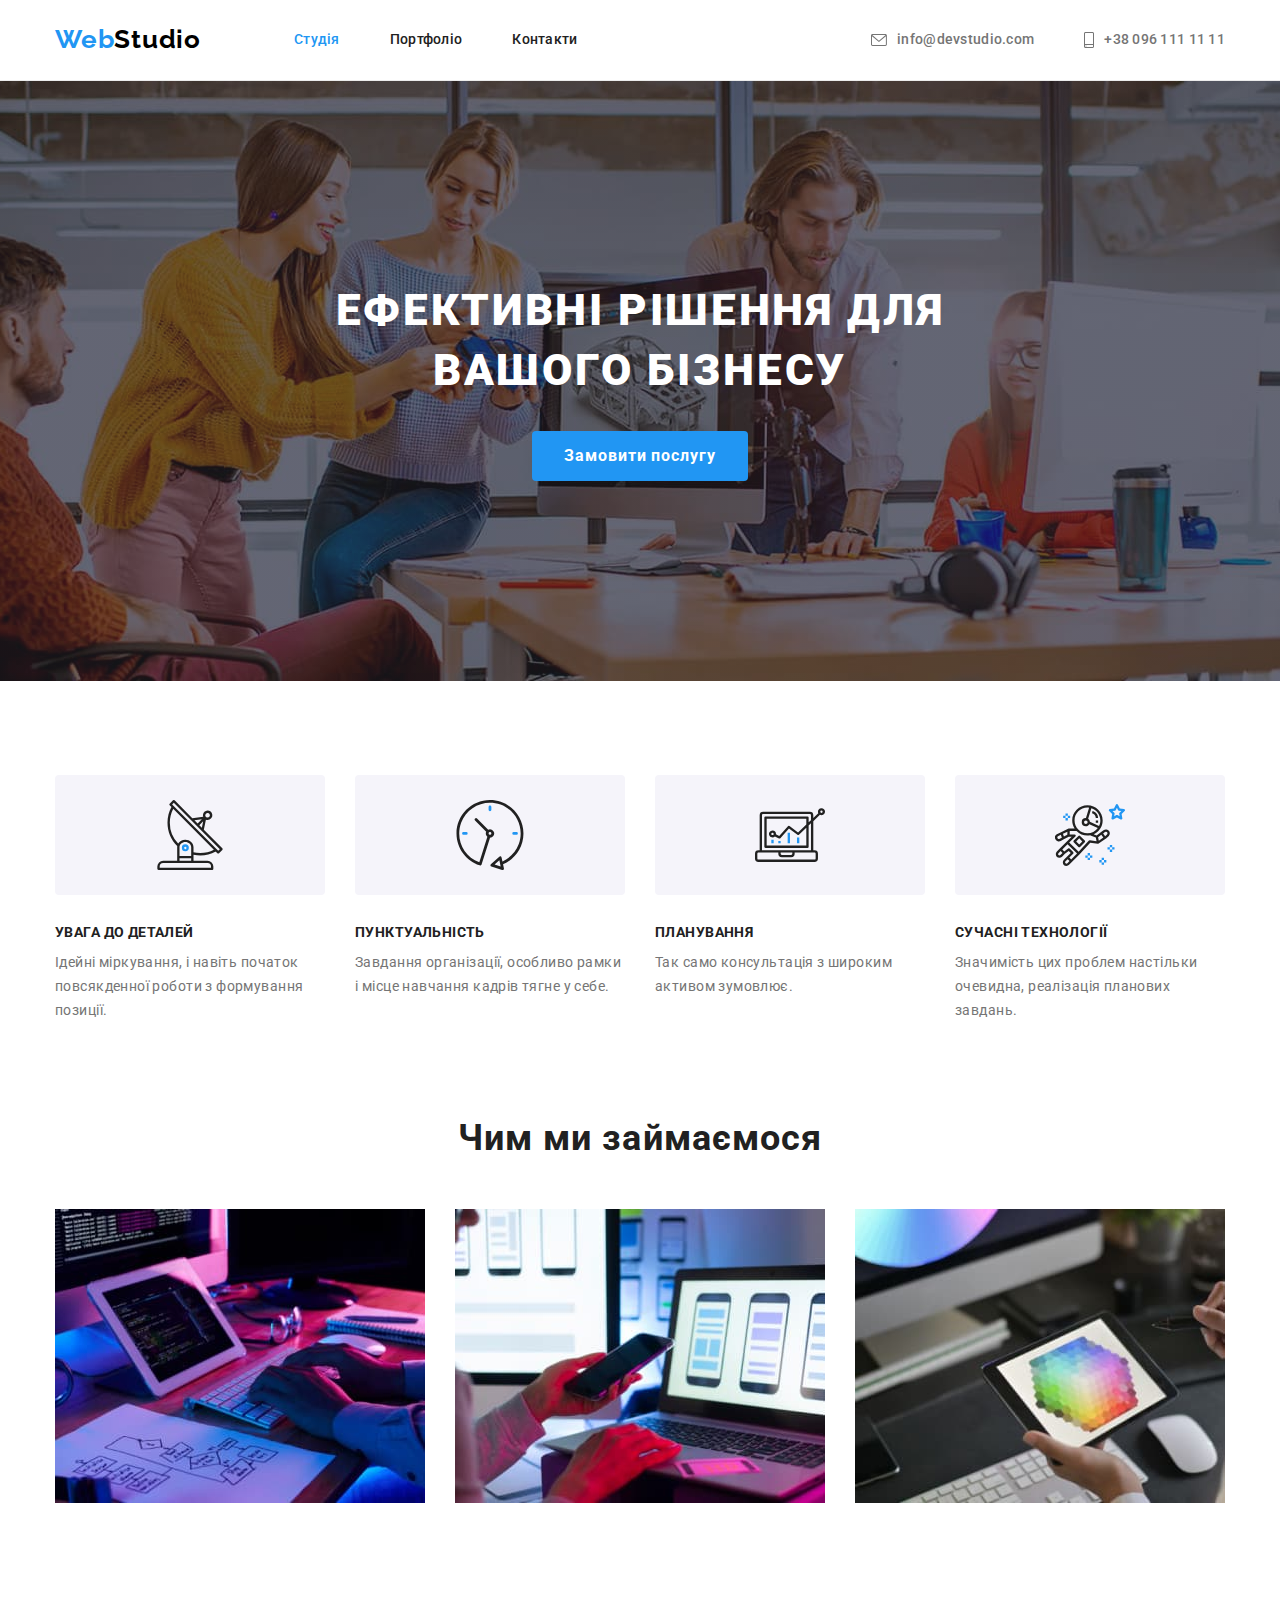
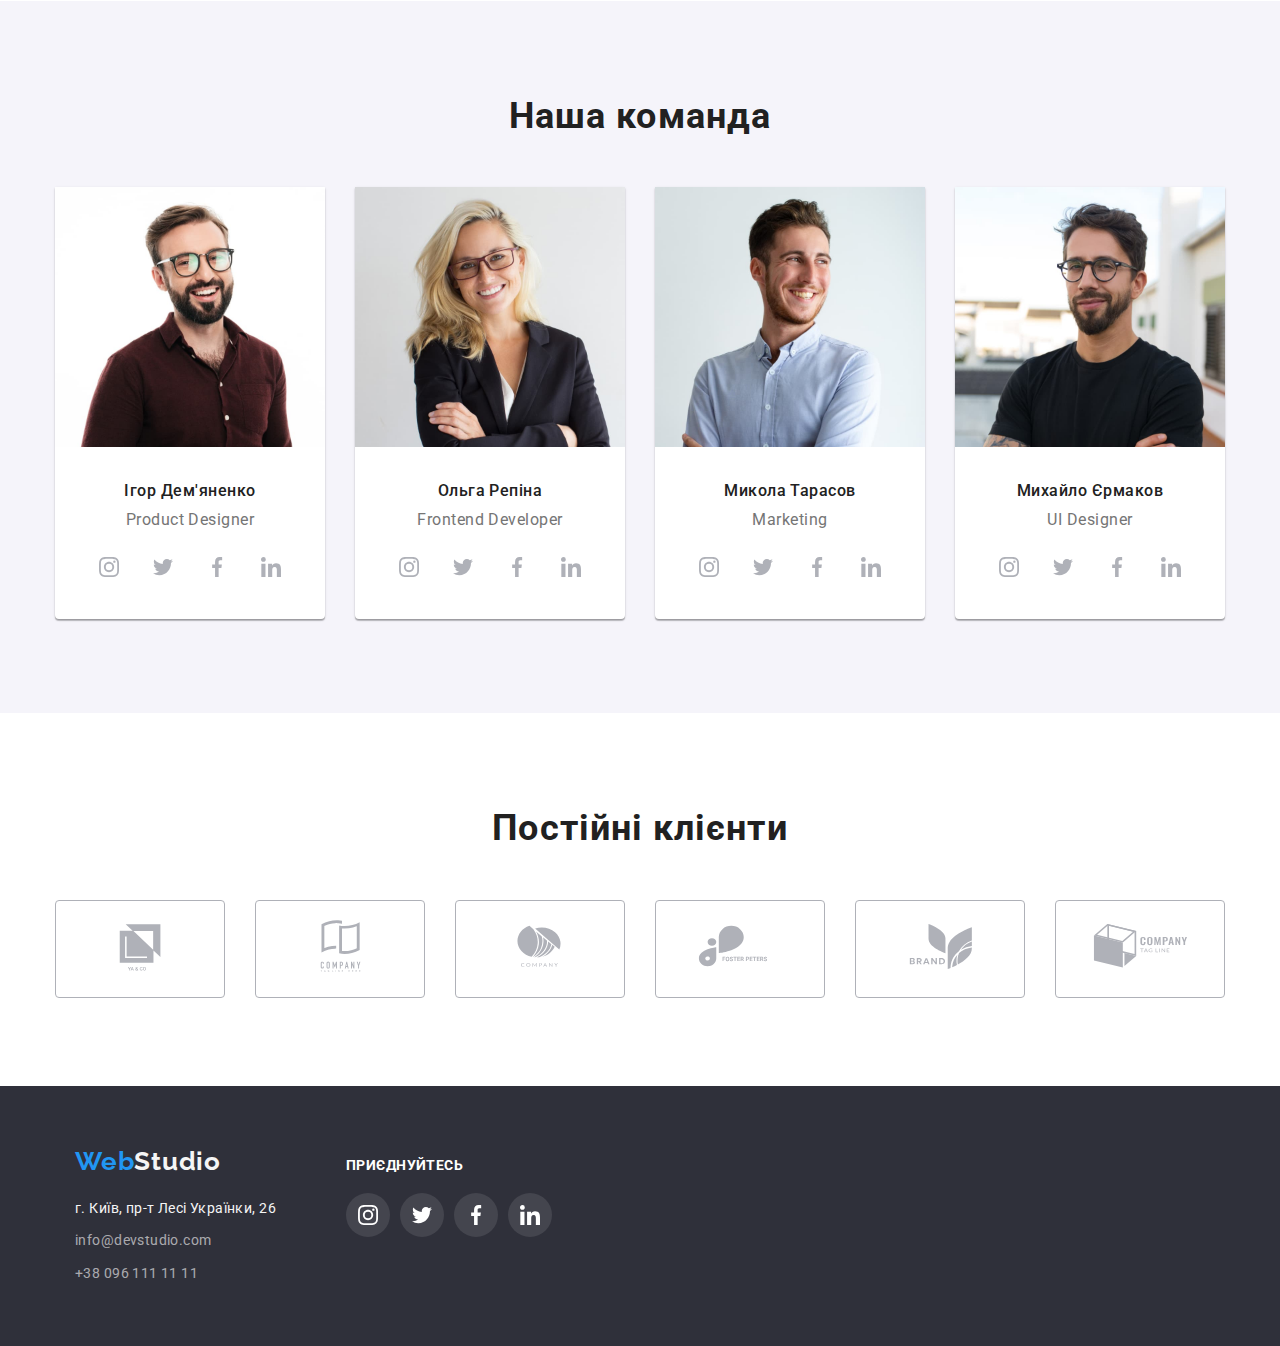
<file: index.html>
<!DOCTYPE html>
<html lang="uk">
<head>
    <meta charset="UTF-8">
    <meta http-equiv="X-UA-Compatible" content="IE=edge">
    <meta name="viewport" content="width=device-width, initial-scale=1.0">
    <title>Document</title>
    <link rel="stylesheet" href="https://cdnjs.cloudflare.com/ajax/libs/modern-normalize/1.1.0/modern-normalize.min.css">
    <link href="https://fonts.googleapis.com/css2?family=Raleway:wght@700&family=Roboto:wght@400;500;700;900&display=swap"
        rel="stylesheet">
    <link rel="stylesheet" href="./css/styles.css">
</head>
<body>
    <header class="header">
        <div class="container main-nav">
            <nav class="header-nav">
                <a href="./index.html" class="logo"> <span>Web</span>Studio</a>
                <ul class="header-list">
                    <li class="header-item"> <a href="./index.html" class="current">Студія</a> </li>
                    <li class="header-item"> <a href="./portfolio.html" rel="noopener noreferrer nofollow">Портфоліо</a> </li>
                    <li class="header-item"> <a href="#">Контакти</a> </li>
                </ul>
            </nav>
                <ul class="contacts">
                    <li class="contact">
                        <a href="mailto:info@devstudio.com">
                            <svg class="icon-header mail">
                            <use href="./images/icons.svg#icon-envelope"></use>
                        </svg>info@devstudio.com</a></li> 
                    <li class="contact">
                        <a href="tel:+380961111111">
                            <svg class="icon-header phone"><use href="./images/icons.svg#icon-smartphone"></use></svg>+38 096 111 11 11</a></li> 
                </ul>
        </div>
    </header>
    <main class="main">
        <section class="hero">
            <h1 class="hero-header">Ефективні рішення для вашого бізнесу</h1>
            <button type="button" class="button-primary">Замовити послугу</button>
        </section>
        <section class="section">
            <div class="container">
            <h2 class="section-title visually-hidden">Особливості</h2>
            <ul class="features-list">
                <li class="features-item antenna"> 
                    <div class="icon-feature-container"><svg class="icon-feature">
                        <use href="./images/icons.svg#icon-antenna"></use></svg></div> 
                <h3 class="features">Увага до деталей</h3>
                <p class="features-description">Ідейні міркування, і навіть початок повсякденної роботи з формування позиції.</p></li>
                <li class="features-item clock"> 
                    <div class="icon-feature-container"><svg class="icon-feature">
                        <use href="./images/icons.svg#icon-clock"></use></svg></div> 
                <h3 class="features">Пунктуальність</h3>
                <p class="features-description">Завдання організації, особливо рамки і місце навчання кадрів тягне у себе.</p></li>
                <li class="features-item diagram"> 
                    <div class="icon-feature-container"><svg class="icon-feature">
                        <use href="./images/icons.svg#icon-diagram"></use></svg></div> 
                <h3 class="features">Планування</h3>
                <p class="features-description">Так само консультація з широким активом зумовлює.</p></li>
                <li class="features-item astronaut"> 
                    <div class="icon-feature-container"><svg class="icon-feature">
                        <use href="./images/icons.svg#icon-astronaut"></use></svg></div> 
                <h3 class="features">Сучасні технології</h3>
                <p class="features-description">Значимість цих проблем настільки очевидна, реалізація планових завдань.</p></li>
            </ul>
            </div>
        </section>
        <section class="section no-padding">
            <div class="container">
            <h2 class="section-title">Чим ми займаємося</h2>
            <ul class="our-work">
                <li> <img src="./images/img1.jpg" alt="Розробник друкує на клавіатурі" width=370 height=294> </li>
                <li> <img src="./images/img2.jpg" alt="Розробник телефонує" width=370 height=294></li>
                <li> <img src="./images/img3.jpg" alt="Розробник обирає колір" width=370 height=294></li>
            </ul>
            </div>
        </section>
        <section class="section team">
            <div class="container">
            <h2 class="section-title">Наша команда</h2>
            <ul class="our-team">


                <li class="card"> <img src="./images/photo1.jpg" alt="Фото Ігора Дем'яненко" width=270 height=260> 
                <div class="card-description"><h3 class="name">Ігор Дем'яненко</h3>
                <p lang=en> Product Designer</p>
                <ul class="social-cards">
                    <li class="social-card">
                        <a href="https://www.instagram.com/" target="_blank" rel="noopener noreferrer nofollow">
                            <svg class="icon-card">
                                <use href="./images/icons.svg#icon-instagram"></use>
                            </svg>
                        </a>
                    </li>
                    <li class="social-card">
                        <a href="https://twitter.com/" target="_blank" rel="noopener noreferrer nofollow">
                            <svg class="icon-card">
                                <use href="./images/icons.svg#icon-twitter"></use>
                            </svg></a>
                    </li>
                    <li class="social-card">
                        <a href="https://www.facebook.com/" target="_blank" rel="noopener noreferrer nofollow">
                            <svg class="icon-card">
                                <use href="./images/icons.svg#icon-facebook"></use>
                            </svg></a>
                    </li>
                    <li class="social-card">
                        <a href="https://www.linkedin.com/" target="_blank" rel="noopener noreferrer nofollow">
                            <svg class="icon-card">
                                <use href="./images/icons.svg#icon-linkedin"></use>
                            </svg></a>
                    </li>
                </ul>
                </div></li>


                <li class="card"><img src="./images/photo2.jpg" alt="Фото Ольги Репіної" width=270 height=260>
                <div class="card-description"><h3 class="name">Ольга Репіна</h3>
                <p lang=en> Frontend Developer</p>
                <ul class="social-cards">
                    <li class="social-card">
                        <a href="https://www.instagram.com/" target="_blank" rel="noopener noreferrer nofollow">
                            <svg class="icon-card">
                                <use href="./images/icons.svg#icon-instagram"></use>
                            </svg>
                        </a>
                    </li>
                    <li class="social-card">
                        <a href="https://twitter.com/" target="_blank" rel="noopener noreferrer nofollow">
                            <svg class="icon-card">
                                <use href="./images/icons.svg#icon-twitter"></use>
                            </svg></a>
                    </li>
                    <li class="social-card">
                        <a href="https://www.facebook.com/" target="_blank" rel="noopener noreferrer nofollow">
                            <svg class="icon-card">
                                <use href="./images/icons.svg#icon-facebook"></use>
                            </svg></a>
                    </li>
                    <li class="social-card">
                        <a href="https://www.linkedin.com/" target="_blank" rel="noopener noreferrer nofollow">
                            <svg class="icon-card">
                                <use href="./images/icons.svg#icon-linkedin"></use>
                            </svg></a>
                    </li>
                </ul>
                </div></li>


                <li class="card"> <img src="./images/photo3.jpg" alt="Фото Миколи Тарасова" width=270 height=260>
                <div class="card-description"><h3 class="name">Микола Тарасов</h3>
                <p lang=en> Marketing</p>
                <ul class="social-cards">
                    <li class="social-card">
                        <a href="https://www.instagram.com/" target="_blank" rel="noopener noreferrer nofollow">
                            <svg class="icon-card">
                                <use href="./images/icons.svg#icon-instagram"></use>
                            </svg>
                        </a>
                    </li>
                    <li class="social-card">
                        <a href="https://twitter.com/" target="_blank" rel="noopener noreferrer nofollow">
                            <svg class="icon-card">
                                <use href="./images/icons.svg#icon-twitter"></use>
                            </svg></a>
                    </li>
                    <li class="social-card">
                        <a href="https://www.facebook.com/" target="_blank" rel="noopener noreferrer nofollow">
                            <svg class="icon-card">
                                <use href="./images/icons.svg#icon-facebook"></use>
                            </svg></a>
                    </li>
                    <li class="social-card">
                        <a href="https://www.linkedin.com/" target="_blank" rel="noopener noreferrer nofollow">
                            <svg class="icon-card">
                                <use href="./images/icons.svg#icon-linkedin"></use>
                            </svg></a>
                    </li>
                </ul>
                </div></li>


                <li class="card"> <img src="./images/photo4.jpg" alt="Фото Михайла Єрмакова" width=270 height=260>
                <div class="card-description"><h3 class="name">Михайло Єрмаков</h3>
                <p lang=en> UI Designer</p>
                <ul class="social-cards">
                    <li class="social-card">
                        <a href="https://www.instagram.com/" target="_blank" rel="noopener noreferrer nofollow">
                            <svg class="icon-card">
                                <use href="./images/icons.svg#icon-instagram"></use>
                            </svg>
                        </a>
                    </li>
                    <li class="social-card">
                        <a href="https://twitter.com/" target="_blank" rel="noopener noreferrer nofollow">
                            <svg class="icon-card">
                                <use href="./images/icons.svg#icon-twitter"></use>
                            </svg></a>
                    </li>
                    <li class="social-card">
                        <a href="https://www.facebook.com/" target="_blank" rel="noopener noreferrer nofollow">
                            <svg class="icon-card">
                                <use href="./images/icons.svg#icon-facebook"></use>
                            </svg></a>
                    </li>
                    <li class="social-card">
                        <a href="https://www.linkedin.com/" target="_blank" rel="noopener noreferrer nofollow">
                            <svg class="icon-card">
                                <use href="./images/icons.svg#icon-linkedin"></use>
                            </svg></a>
                    </li>
                </ul>
                </div></li>

                
            </ul>
            </div>
        </section>
        <section class="section clients">
            <div class="container">
            <h2 class="section-title">Постійні клієнти</h2>
            <ul class="our-clients">
                <li class="client-logo"><a href="#" target="_blank" rel="noopener noreferrer nofollow"><svg class="icon-client">
                    <use href="./images/icons.svg#icon-Logo1"></use>
                </svg></a></li>
                <li class="client-logo"><a href="#" target="_blank" rel="noopener noreferrer nofollow"><svg class="icon-client">
                    <use href="./images/icons.svg#icon-Logo2"></use>
                </svg></a></li>
                <li class="client-logo"><a href="#" target="_blank" rel="noopener noreferrer nofollow"><svg class="icon-client">
                    <use href="./images/icons.svg#icon-Logo3"></use>
                </svg></a></li>
                <li class="client-logo"><a href="#" target="_blank" rel="noopener noreferrer nofollow"><svg class="icon-client">
                    <use href="./images/icons.svg#icon-Logo4"></use>
                </svg></a></li>
                <li class="client-logo"><a href="#" target="_blank" rel="noopener noreferrer nofollow"><svg class="icon-client">
                    <use href="./images/icons.svg#icon-Logo5"></use>
                </svg></a></li>
                <li class="client-logo"><a href="#" target="_blank" rel="noopener noreferrer nofollow"><svg class="icon-client">
                    <use href="./images/icons.svg#icon-Logo6"></use>
                </svg></a></li>
            </ul>
            </div>
        </section>
    </main>

    <footer class="footer">
        <div class="container">
        <div class="footer-contacts"><a href="./index.html" class="footer-logo"> <span>Web</span>Studio</a>
        <address>
            <ul>
                <li class="footer-address"><a href="https://goo.gl/maps/CPtrU1FHBa2aNyZL9" target="_blank" rel="noopener noreferrer nofollow">г. Київ, пр-т Лесі Українки, 26</a></li>
                <li class="footer-e-mail"><a href="mailto:info@devstudio.com">info@devstudio.com</a></li>
                <li class="footer-phone-number"><a href="tel:+380961111111">+38 096 111 11 11</a></li>
            </ul>
        </address>
        </div>
        <div class="footer-social">
            <p>Приєднуйтесь</p>
            <ul class="social">
                <li class="social-item">
                    <a href="https://www.instagram.com/" target="_blank" rel="noopener noreferrer nofollow">
                        <svg class="icon-footer">
                            <use href="./images/icons.svg#icon-instagram"></use>
                        </svg>
                    </a></li>
                <li class="social-item">
                    <a href="https://twitter.com/" target="_blank" rel="noopener noreferrer nofollow">
                        <svg class="icon-footer">
                            <use href="./images/icons.svg#icon-twitter"></use>
                    </svg></a></li>
                <li class="social-item">
                    <a href="https://www.facebook.com/" target="_blank" rel="noopener noreferrer nofollow">
                        <svg class="icon-footer">
                            <use href="./images/icons.svg#icon-facebook"></use>
                    </svg></a></li>
                <li class="social-item">
                    <a href="https://www.linkedin.com/" target="_blank" rel="noopener noreferrer nofollow">
                        <svg class="icon-footer">
                            <use href="./images/icons.svg#icon-linkedin"></use>
                    </svg></a></li>
            </ul>
        </div>
        </div>
        
    </footer>
    
</body>
</html>
</file>
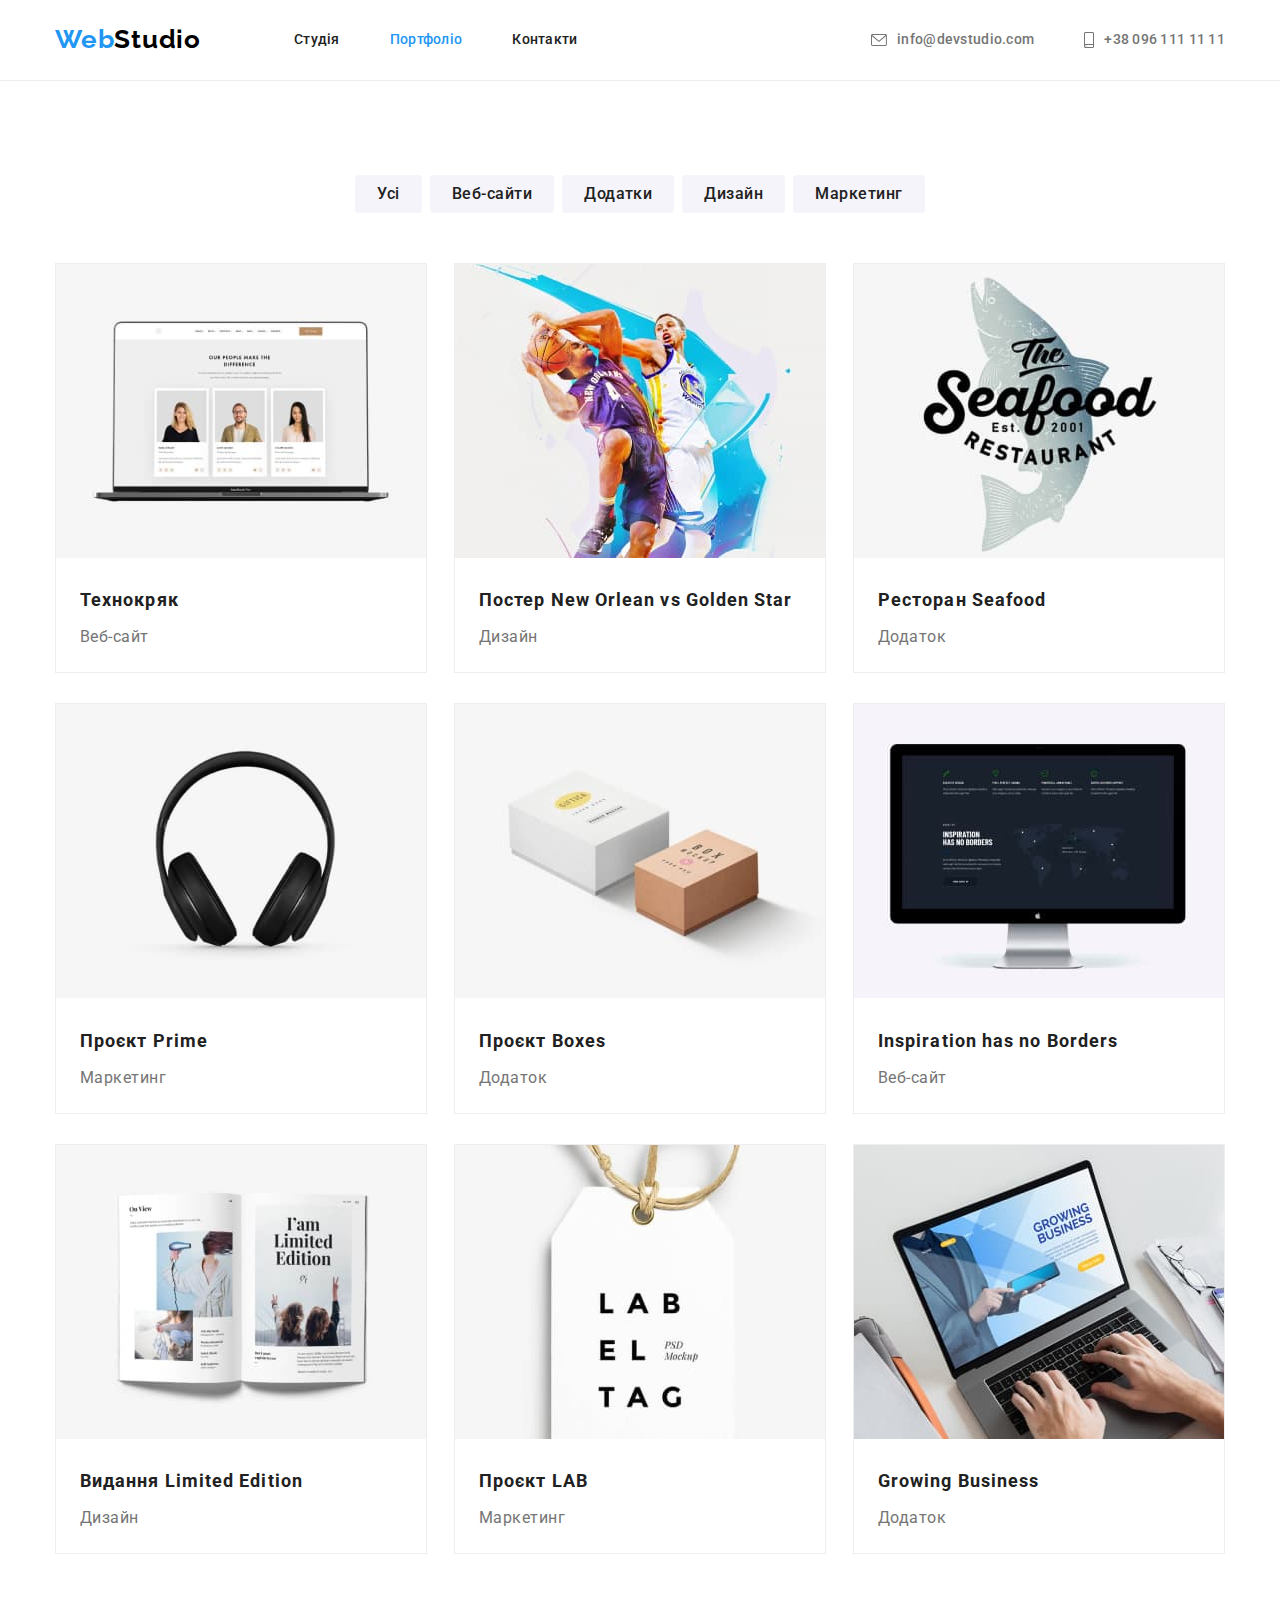
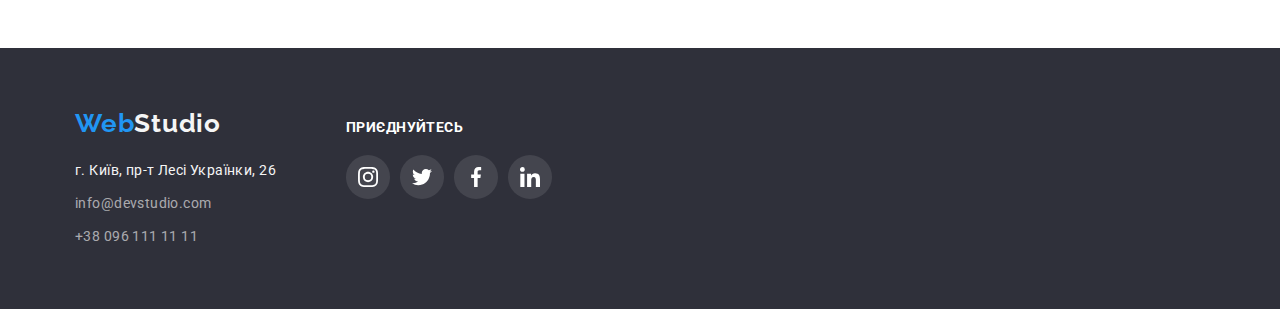
<file: portfolio.html>
<!DOCTYPE html>
<html lang="uk">

<head>
    <meta charset="UTF-8">
    <meta http-equiv="X-UA-Compatible" content="IE=edge">
    <meta name="viewport" content="width=device-width, initial-scale=1.0">
    <title>Document</title>
    <link rel="stylesheet" href="https://cdnjs.cloudflare.com/ajax/libs/modern-normalize/1.1.0/modern-normalize.min.css">
    <link href="https://fonts.googleapis.com/css2?family=Raleway:wght@700&family=Roboto:wght@400;500;700;900&display=swap"
        rel="stylesheet">
    <link rel="stylesheet" href="./css/styles.css">
</head>

<body>
        <header class="header">
            <div class="container main-nav">
                <nav class="header-nav">
                    <a href="./index.html" class="logo"> <span>Web</span>Studio</a>
                    <ul class="header-list">
                        <li class="header-item"> <a href="./index.html" >Студія</a> </li>
                        <li class="header-item"> <a href="./portfolio.html" rel="noopener noreferrer nofollow" class="current">Портфоліо</a>
                        </li>
                        <li class="header-item"> <a href="#">Контакти</a> </li>
                    </ul>
                </nav>
                <ul class="contacts">
                    <li class="contact">
                        <a href="mailto:info@devstudio.com">
                            <svg class="icon-header mail">
                                <use href="./images/icons.svg#icon-envelope"></use>
                            </svg>info@devstudio.com</a>
                    </li>
                    <li class="contact">
                        <a href="tel:+380961111111">
                            <svg class="icon-header phone">
                                <use href="./images/icons.svg#icon-smartphone"></use>
                            </svg>+38 096 111 11 11</a>
                    </li>
                </ul>
            </div>
        </header>
    <main>
        <section class="projects section">
            <div class="container">
            <h1 class="visually-hidden">Каталог робіт</h1>
            <ul class="filters">
                <li class="button-item"><button type="button" class="button">Усі</button></li>
                <li class="button-item"><button type="button" class="button">Веб-сайти</button></li>
                <li class="button-item"><button type="button" class="button">Додатки</button></li>
                <li class="button-item"><button type="button" class="button">Дизайн</button></li>
                <li class="button-item"><button type="button" class="button">Маркетинг</button></li>
            </ul>
            <ul class="portfolio">
                <li class="project-item"><a href="#"><img src="./images/pf1.jpg" alt="Розробники на екрані ноутбука" width=370 height=294>
                    <div class="project-card"><h2 class="project-title">Технокряк</h2>
                    <p class="project-description">Веб-сайт</p></div></a></li>
                <li class="project-item"><a href="#"><img src="./images/pf2.jpg" alt="Двоє гравців грають баскетбол" width=370 height=294>
                    <div class="project-card"><h2 class="project-title">Постер New Orlean vs Golden Star</h2>
                    <p class="project-description">Дизайн</p></div></a></li>
                <li class="project-item"><a href=""><img src="./images/pf3.jpg" alt="Емблема ресторану" width=370 height=294>
                    <div class="project-card"><h2 class="project-title">Ресторан Seafood</h2>
                    <p class="project-description">Додаток</p></div></a></li>
                <li class="project-item"><a href="#"><img src="./images/pf4.jpg" alt="Закриті чорні навушники" width=370 height=294>
                    <div class="project-card"><h2 class="project-title">Проєкт Prime</h2>
                    <p class="project-description">Маркетинг</p></div></a></li>
                <li class="project-item"><a href="#"><img src="./images/pf5.jpg" alt="Дві коробки різного розміру" width=370 height=294>
                    <div class="project-card"><h2 class="project-title">Проєкт Boxes</h2>
                    <p class="project-description">Додаток</p></div></a></li>
                <li class="project-item"><a href="#"><img src="./images/pf6.jpg" alt="Екран комп'ютера з гаслом і картою світу" width=370 height=294>
                    <div class="project-card"><h2 class="project-title">Inspiration has no Borders</h2>
                    <p class="project-description">Веб-сайт</p></div></a></li>
                <li class="project-item"><a href="#"><img src="./images/pf7.jpg" alt="Розгорнута книга" width=370 height=294>
                    <div class="project-card"><h2 class="project-title">Видання Limited Edition</h2>
                    <p class="project-description">Дизайн</p></div></a></li>
                <li class="project-item"><a href="#"><img src="./images/pf8.jpg" alt="Бірка на шнурку з назвою проекту" width=370 height=294>
                    <div class="project-card"><h2 class="project-title">Проєкт LAB</h2>
                    <p class="project-description">Маркетинг</p></div></a></li>
                <li class="project-item"><a href="#"><img src="./images/pf9.jpg" alt="Розробник друкує на клавіатурі ноутбука" width=370 height=294>
                    <div class="project-card"><h2 class="project-title">Growing Business</h2>
                    <p class="project-description">Додаток</p></div></a></li>
            </ul>
            </div>
        </section>

    </main>
    <footer class="footer">
        <div class="container">
            <div class="footer-contacts"><a href="./index.html" class="footer-logo"> <span>Web</span>Studio</a>
                <address>
                    <ul>
                        <li class="footer-address"><a href="https://goo.gl/maps/CPtrU1FHBa2aNyZL9" target="_blank"
                                rel="noopener noreferrer nofollow">г. Київ, пр-т Лесі Українки, 26</a></li>
                        <li class="footer-e-mail"><a href="mailto:info@devstudio.com">info@devstudio.com</a></li>
                        <li class="footer-phone-number"><a href="tel:+380961111111">+38 096 111 11 11</a></li>
                    </ul>
                </address>
            </div>
            <div class="footer-social">
                <p>Приєднуйтесь</p>
                <ul class="social">
                    <li class="social-item">
                        <a href="https://www.instagram.com/" target="_blank" rel="noopener noreferrer nofollow">
                            <svg class="icon-footer">
                                <use href="./images/icons.svg#icon-instagram"></use>
                            </svg>
                        </a>
                    </li>
                    <li class="social-item">
                        <a href="https://twitter.com/" target="_blank" rel="noopener noreferrer nofollow">
                            <svg class="icon-footer">
                                <use href="./images/icons.svg#icon-twitter"></use>
                            </svg></a>
                    </li>
                    <li class="social-item">
                        <a href="https://www.facebook.com/" target="_blank" rel="noopener noreferrer nofollow">
                            <svg class="icon-footer">
                                <use href="./images/icons.svg#icon-facebook"></use>
                            </svg></a>
                    </li>
                    <li class="social-item">
                        <a href="https://www.linkedin.com/" target="_blank" rel="noopener noreferrer nofollow">
                            <svg class="icon-footer">
                                <use href="./images/icons.svg#icon-linkedin"></use>
                            </svg></a>
                    </li>
                </ul>
            </div>
        </div>
    
    </footer>
    
    </body>
    
    </html>
</file>
<file: css/styles.css>
/* палітра кольорів
основний котлір текст colour: #757575
додатковий колір текст colour: #212121
основний колір фон background-colour: #F5F5F5
додатковий колір фон background-colour: #F5F4FA
акцентний колір background-colour: #2196F3
акцентний колір colour: #FFFFFF
колір лого чорний colour: #000000*/

:root{--primary-text-color: #757575;
--title-text-color: #212121;
--accent-color: #f5f5f5;
--primary-background-color: #FFFFFF;
--additional-background-color: #F5F4FA;
--accent-background-color: #2196F3;
--logo-color: #000000;
--hero-background-color:#2F303A;
--social-color:#AFB1B8;}

body{
    color: var(--primary-text-color);
    background-color: var(--primary-background-color);
    font-family: 'Roboto', sans-serif;
    font-style: normal;}
h1,h2,h3,h4,h5,h6,p,ul{margin: 0;
                    padding: 0;}

    /* header-nav */
    .container{margin: 0 auto;
                width: 1200px;
                padding: 0px 15px;
                margin: 0px auto;}
    .main-nav{display: flex;
            align-items: center;
            justify-content: space-between;}
    .header-nav{display: flex;
            align-items: center;
            justify-content: space-between;}
    .header{background-color: var(--primary-background-color);
        border-bottom: solid 1px #ECECEC;}
    .logo{  display: inline-block;
            margin-right: 93px;
            padding: 24px 0px 25px 0px;

            color: var(--logo-color);
            text-decoration: none;
            font-family: 'Raleway', sans-serif;
            font-style: normal;
            font-weight: 700;
            font-size: 26px;
            line-height: 1.19;
            letter-spacing: 0.03em;}
    span{color: var(--accent-background-color);}
    ul{list-style: none;}
    .header-list, .contact{ display: flex;

                            font-weight: 500;
                            font-size: 14px;
                            line-height: 1.14;
                            letter-spacing: 0.02em;}
    .header-item > a{display: block;
                    padding: 32px 0px;

                    color: var(--title-text-color);
                    text-decoration: none;}
    .header-item:not(:last-child){margin-right: 50px;}
    .header-item > a:hover, .header-item > a:focus{color: var(--accent-background-color);}
    .header-list .current{color: var(--accent-background-color);}
    /* .header-item::before{
        content: "";
        width: 48px;
        height: 48px;
        border-radius: 4px;
        background-color: var(--accent-background-color);
    } */

    /* header-contacts */
    .contacts{  display: flex;}
    .contact:not(:last-child){margin-right: 50px;}
    .contact > a{display: inline-flex;
                align-items: center;
                padding: 32px 0px;
        
                color: var(--primary-text-color);
                text-decoration: none;}
    .contact > a:hover, .contact > a:focus{color: var(--accent-background-color);}
    .icon-header{fill: currentColor;
                margin-right: 10px;}
    .icon-header.mail{width: 16px;
                    height: 12px;}
    .icon-header.phone{width: 10px;
                    height: 16px;}

    /* hero */
    .hero{padding: 200px 0px;
        
        background-color: var(--hero-background-color);
        text-align: center;
    
        height: 600px;
        max-width: 1600px;
        margin-left: auto;
        margin-right: auto;  
        background-image: linear-gradient(
                        to right,
                        rgba(47, 48, 58, 0.4),
                        rgba(47, 48, 58, 0.4)),
                        url(../images/hero.jpg);
        background-size: cover;
        background-repeat: no-repeat;
        background-position: center;
    }
    .hero-header{margin: 0px auto 30px auto;
                max-width: 696px;

                color: var(--primary-background-color);
                font-weight: 900;
                font-size: 44px;
                line-height: 1.36;       
                text-align: center;
                letter-spacing: 0.06em;
                text-transform: uppercase;}
    .button-primary{display: inline-block;
                    padding: 10px 32px;
                    min-width: 216px;

                color: var(--primary-background-color);
                background-color: var(--accent-background-color);
                border: none;
                border-radius: 4px;
                font-family: inherit;
                font-weight: 700;
                font-size: 16px;
                line-height: 1.88;
                align-items: center;
                text-align: center;
                letter-spacing: 0.06em;
                cursor: pointer;}
    .button-primary:hover, .button-primary:focus{background-color: #188ce8;}

    /* section */
    .section{padding: 94px 0px;}
    .section.no-padding{padding-top: 0px;}
    .section-title{margin-bottom: 50px;
        
                    color: var(--title-text-color);
                    font-weight: 700;
                    font-size: 36px;
                    line-height: 1.17;
                    text-align: center;
                    letter-spacing: 0.03em;}
    .features-list{display: flex;
                    margin-bottom: 0px;
                    gap: 30px;}
    .features-item{width: 270px;}
    .icon-feature-container{display: flex;
                            align-items: center;
                            justify-content: center;
                        
                        width: 270px;
                        height: 120px;
                        border: transparent;
                        border-radius: 4px;
                        margin-bottom: 30px;
                background-color: var(--additional-background-color);}

    .icon-feature{width: 70px;
                height: 70px;}

    .features{margin-bottom: 10px;
        
                    color: var(--title-text-color);
                    font-weight: 700;
                    font-size: 14px;
                    line-height: 1.14;
                    letter-spacing: 0.03em;
                    text-transform: uppercase;}
    .features-description{font-weight: 400;
                    font-size: 14px;
                    line-height: 1.71;        
                    letter-spacing: 0.03em;}
    .visually-hidden{position: absolute;
                    white-space: nowrap;
                    width: 1px;
                    height: 1px;
                    overflow: hidden;
                    border: 0;
                    padding: 0;
                    clip: rect(0 0 0 0);
                    clip-path: inset(50%);
                    margin: -1px;}
    .our-work, .our-team{display: flex;
                        gap: 30px;}

    .name{margin-bottom: 10px;
        
                    color: var(--title-text-color);
                    font-weight: 500;
                    font-size: 16px;
                    line-height: 1.19;       
                    text-align: center;
                    letter-spacing: 0.03em;}
    .card{background-color: var(--primary-background-color);
        box-shadow: 0px 1px 3px rgba(0, 0, 0, 0.12), 0px 1px 1px rgba(0, 0, 0, 0.14), 0px 2px 1px rgba(0, 0, 0, 0.2);
        border-radius: 0px 0px 4px 4px;}
    .card-description{padding: 30px 0px;}
    .team{background-color: var(--additional-background-color);
                    font-weight: 400;
                    font-size: 16px;
                    line-height: 1.19;
                    text-align: center;
                    letter-spacing: 0.03em;}
    .social-cards{display: flex;
                justify-content: center;
                    margin-top: 16px;}
    .social-card>a {
            display: block;
            text-align: center;
            width: 44px;
            height: 44px;
            padding: 12px;
            border-radius: 50%;
        color:var(--social-color);}
    .social-cards>.social-card:not(:last-child){margin-right: 10px;}
    .social-card>a:hover,.social-card>a:focus {background-color: var(--accent-background-color);
        color: var(--primary-background-color);}
    
    .icon-card {content: "";
            fill: currentColor;
            width: 20px;
            height: 20px;
            background-position: center;
            background-size: contain;}
    .icon-card:hover, .icon-card:focus{fill: var(--primary-background-color);}


    /* Clients */
    
    .our-clients{display: flex;
                gap: 30px;}
    .client-logo{width: 170px;
                height: 92px;}
     .client-logo>a {
             display: block;
             padding: 16px 32px;
             color: var(--social-color);
                border: solid 1px var(--social-color);
                border-radius: 4px;}
    .icon-client{content: "";
                fill: currentColor;
                width: 106px;
                height: 60px;
                background-position: center;}
    .client-logo>a:hover, .client-logo>a:focus{color: var(--accent-background-color);
                border: solid 1px var(--accent-background-color);}

    /* footer */
    .footer{padding: 60px;}
    .footer-logo{display: inline-block;
                margin-bottom: 20px;
    
                text-decoration: none;
                font-family: 'Raleway', sans-serif;
                font-style: normal;
                font-weight: 700;
                font-size: 26px;
                line-height: 1.19;
                letter-spacing: 0.03em;
                color: var(--accent-color);}
    .footer-address > a{display: inline-block;
                        margin-bottom: 9px;
        
                        color: var(--accent-color);
                        text-decoration: none;
                        font-style: normal;
                        font-weight: 400;
                        font-size: 14px;
                        line-height: 1.71;
                        letter-spacing: 0.03em;}
    .footer-e-mail{margin-bottom: 9px;}
    .footer-e-mail > a, .footer-phone-number > a{color: rgba(255, 255, 255, 0.6);
                                        text-decoration: none;
                                        font-style: normal;
                                        font-weight: 400;
                                        font-size: 14px;
                                        line-height: 1.71;
                                        letter-spacing: 0.03em;}
    .footer-address > a:hover, .footer-address > a:focus{color: var(--accent-background-color);}
    .footer-e-mail > a:hover, .footer-e-mail > a:focus{color: var(--accent-background-color);}    
    .footer-phone-number > a:hover, .footer-phone-number > a:focus{color: var(--accent-background-color);}
    .footer{background-color: var(--hero-background-color);}
    .footer > div{display: flex;
                align-items: baseline;}
    .social{display: flex;
            }
    .footer-social{margin-left: 70px;        
    
                font-family: 'Roboto';
                font-style: normal;
                font-weight: 700;
                font-size: 14px;
                line-height: 16px;
                letter-spacing: 0.03em;
                text-transform: uppercase;
                color:var(--primary-background-color)}
    .footer-social > p{margin-bottom: 20px;
                font-size: 14px;}
    .social-item > a{display: block;
                text-align: center;
                width: 44px;
                height: 44px;
                margin-right: 10px;
                padding: 12px;
                border-radius: 50%;

                background-color: rgba(255, 255, 255, 0.1);}
    .social-item > a:hover, .social-item > a:focus{background-color: var(--accent-background-color);}
    .icon-footer{content: "";
                fill: var(--primary-background-color);
                width: 20px;
                height: 20px;
                background-position: center;}

    /* portfolio-styles */
    
    /* section-projects*/
    .filters{display: flex;
            justify-content: center;
            margin-bottom: 50px;
            gap: 8px;}
    .portfolio{display: flex;
                flex-wrap: wrap;
                justify-content: space-between;}
    .button{display: block;
        padding: 6px 22px;
        border-radius: 4px;
        
        color: var(--title-text-color);
            background-color:var(--additional-background-color) ;
            border: none;
            font-family: inherit;
            font-weight: 500;
            font-size: 16px;
            line-height: 1.62;
            text-align: center;
            letter-spacing: 0.03em;
            cursor: pointer;}
    /* .button-item:not(:last-child){margin-right: 8px;}     */
    .button:hover, .button:focus{color: var(--accent-color);
        background-color: var(--accent-background-color);
        border: none;
        font-family: inherit;}
    .projects{background-color: var(--primary-background-color);}
    .project-title{margin-bottom: 4px;

                    color: var(--title-text-color);
                    font-weight: 700;
                    font-size: 18px;
                    line-height: 2;
                    letter-spacing: 0.06em;}
    .project-description{color: var(--primary-text-color);
                    font-weight: 400;
                    font-size: 16px;
                    line-height: 1.88;
                    letter-spacing: 0.03em;}
    .project-card{padding: 20px 24px;}
    .project-item > a{text-decoration: none;
                    display: block;}
    .project-item{
        border: solid 1px #EEEEEE;}
    .project-item:not(:nth-child(n+7)){margin-bottom: 30px;}
    .project-item>a:hover, .project-item>a:focus{
        box-shadow: 0px 1px 1px rgba(0, 0, 0, 0.12), 0px 4px 4px rgba(0, 0, 0, 0.06), 1px 4px 6px rgba(0, 0, 0, 0.16);}
    

    /* шрифти:
    raleway 700
    roboto  400
            500
            700
            900
     */
</file>
